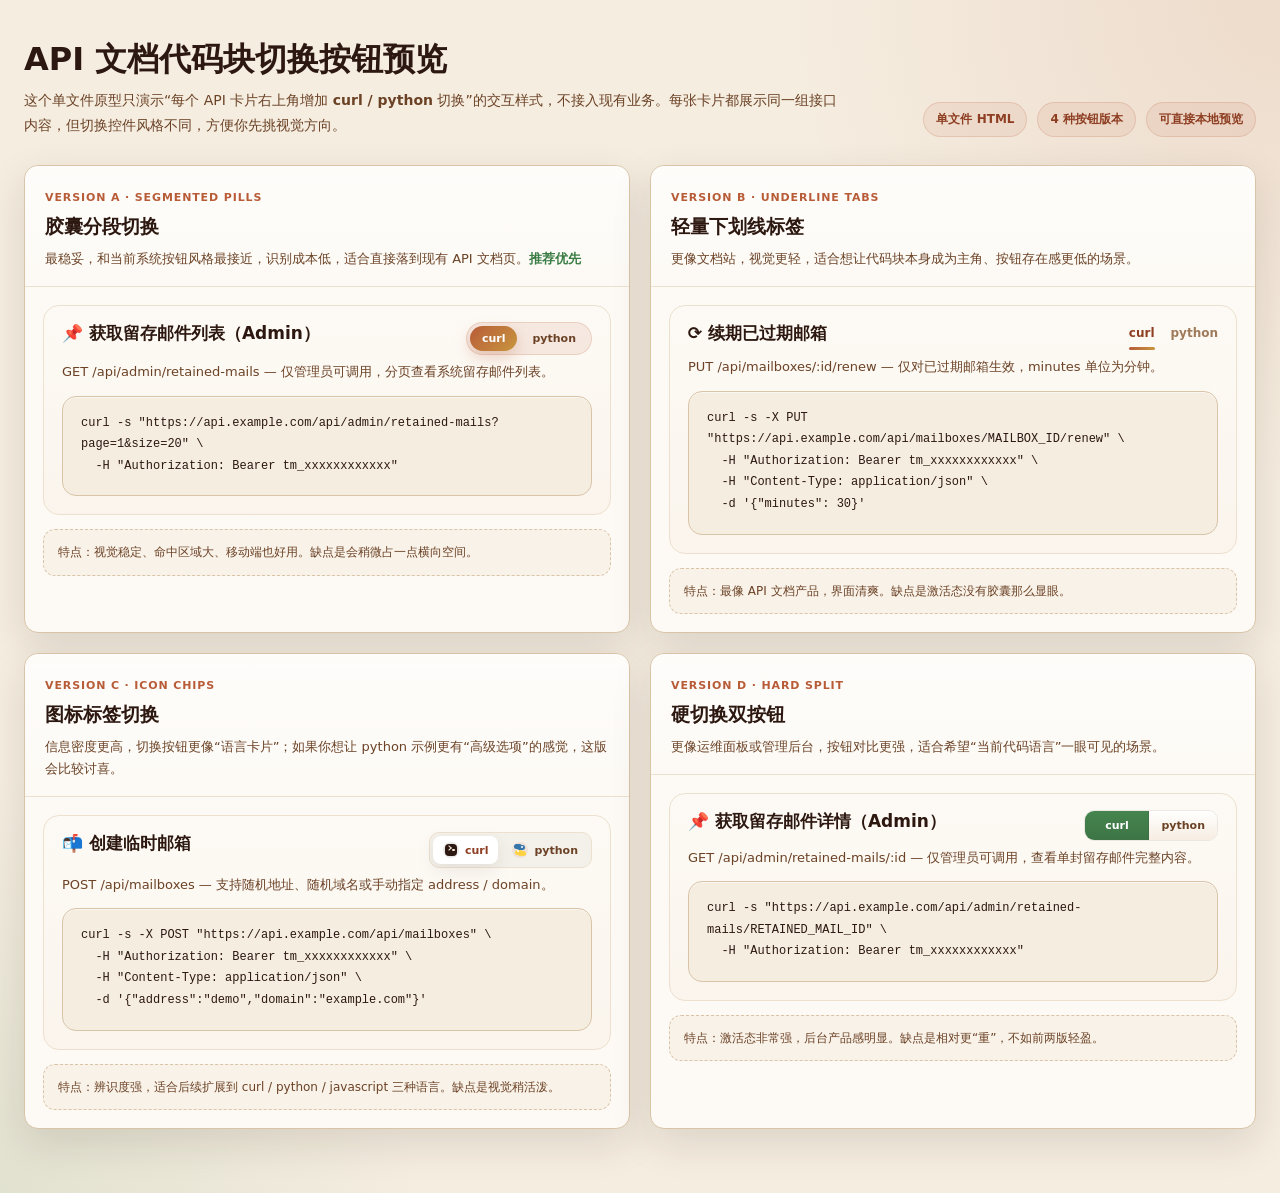
<file: frontend/api-toggle-preview.html>
<!DOCTYPE html>
<html lang="zh-CN">
<head>
  <meta charset="UTF-8" />
  <meta name="viewport" content="width=device-width, initial-scale=1.0" />
  <title>API 文档切换按钮预览</title>
  <style>
    :root {
      --clr-primary: #B85C38;
      --clr-primary-dark: #8E3E22;
      --clr-accent: #C8963E;
      --clr-jade: #3A7D44;
      --clr-danger: #C0392B;
      --bg: #F5EDE0;
      --bg-card: #FDFAF5;
      --bg-soft: #F9F2E8;
      --text: #2C1810;
      --text-secondary: #6B4226;
      --text-muted: #9E7A5A;
      --border: #D9C4A8;
      --border-light: #EDE0CE;
      --shadow: rgba(44, 24, 16, 0.12);
      --radius: 14px;
      --radius-sm: 10px;
      --font-sans: 'PingFang SC', 'Noto Sans SC', 'Microsoft YaHei', system-ui, sans-serif;
      --font-mono: 'JetBrains Mono', 'Courier New', monospace;
      --transition: 0.22s ease;
    }

    * { box-sizing: border-box; }
    body {
      margin: 0;
      font-family: var(--font-sans);
      background:
        radial-gradient(circle at top right, rgba(184, 92, 56, 0.12), transparent 28%),
        radial-gradient(circle at bottom left, rgba(58, 125, 68, 0.10), transparent 24%),
        var(--bg);
      color: var(--text);
    }

    .page {
      max-width: 1360px;
      margin: 0 auto;
      padding: 40px 24px 64px;
    }

    .hero {
      margin-bottom: 28px;
      display: flex;
      justify-content: space-between;
      gap: 20px;
      align-items: end;
      flex-wrap: wrap;
    }

    .hero h1 {
      margin: 0 0 10px;
      font-size: 32px;
      line-height: 1.2;
    }

    .hero p {
      margin: 0;
      max-width: 820px;
      color: var(--text-secondary);
      line-height: 1.75;
      font-size: 14px;
    }

    .legend {
      display: flex;
      gap: 10px;
      flex-wrap: wrap;
    }

    .legend-chip {
      padding: 8px 12px;
      border-radius: 999px;
      background: rgba(184, 92, 56, 0.09);
      color: var(--clr-primary-dark);
      font-size: 12px;
      font-weight: 700;
      border: 1px solid rgba(184, 92, 56, 0.18);
    }

    .grid {
      display: grid;
      grid-template-columns: repeat(2, minmax(0, 1fr));
      gap: 20px;
    }

    .variant-card {
      background: var(--bg-card);
      border: 1px solid var(--border);
      border-radius: var(--radius);
      box-shadow: 0 14px 40px var(--shadow);
      overflow: hidden;
      min-width: 0;
    }

    .variant-head {
      padding: 20px 20px 16px;
      border-bottom: 1px solid var(--border-light);
      background: linear-gradient(180deg, rgba(255,255,255,0.56), transparent);
    }

    .eyebrow {
      display: inline-flex;
      align-items: center;
      gap: 8px;
      font-size: 11px;
      letter-spacing: .08em;
      text-transform: uppercase;
      color: var(--clr-primary);
      font-weight: 700;
      margin-bottom: 10px;
    }

    .variant-head h2 {
      margin: 0 0 8px;
      font-size: 19px;
    }

    .variant-head p {
      margin: 0;
      color: var(--text-secondary);
      font-size: 13px;
      line-height: 1.7;
    }

    .demo-shell {
      padding: 18px;
    }

    .api-card {
      border: 1px solid var(--border-light);
      border-radius: 16px;
      background: linear-gradient(180deg, rgba(253,250,245,0.96), rgba(250,244,236,0.96));
      overflow: hidden;
    }

    .api-card-header {
      padding: 16px 18px 12px;
    }

    .api-title-wrap {
      width: 100%;
      min-width: 0;
    }

    .api-title-row {
      display: flex;
      align-items: flex-start;
      gap: 12px;
    }

    .api-title {
      font-size: 17px;
      font-weight: 700;
      margin: 0;
      min-width: 0;
      line-height: 1.35;
    }

    .api-desc {
      margin: 6px 0 0;
      font-size: 13px;
      color: var(--text-secondary);
      line-height: 1.7;
    }

    .code-area {
      margin: 0 18px 18px;
      border: 1px solid var(--border);
      border-radius: 14px;
      overflow: hidden;
      background: var(--bg);
      color: var(--text);
      box-shadow: inset 0 1px 0 rgba(255,255,255,0.55);
      position: relative;
    }

    pre {
      margin: 0;
      padding: 16px 18px 18px;
      white-space: pre-wrap;
      word-break: break-word;
      font-family: var(--font-mono);
      font-size: 12px;
      line-height: 1.8;
      overflow-x: auto;
    }

    .copy-btn {
      border: 1px solid var(--border);
      background: rgba(255,255,255,0.72);
      color: var(--text-secondary);
      width: 30px;
      height: 30px;
      padding: 0;
      border-radius: 999px;
      cursor: pointer;
      transition: var(--transition);
      position: absolute;
      top: 10px;
      right: 10px;
      z-index: 1;
      display: inline-flex;
      align-items: center;
      justify-content: center;
      line-height: 1;
      opacity: 0;
      transform: translateY(-4px) scale(0.96);
      pointer-events: none;
      transition: opacity 0.18s ease, transform 0.24s ease, background-color 0.22s ease, border-color 0.22s ease, color 0.22s ease;
    }
    .code-area:hover .copy-btn,
    .code-area:focus-within .copy-btn,
    .code-area.reveal-copy .copy-btn {
      opacity: 1;
      transform: translateY(0) scale(1);
      pointer-events: auto;
    }
    .copy-btn:hover { background: #fff; }
    .copy-btn svg {
      width: 14px;
      height: 14px;
      display: block;
      fill: currentColor;
    }

    .toggle-group {
      display: inline-flex;
      align-items: center;
      margin-left: auto;
      flex-shrink: 0;
    }

    .toggle-v1 {
      padding: 3px;
      background: rgba(184, 92, 56, 0.10);
      border: 1px solid rgba(184, 92, 56, 0.18);
      border-radius: 999px;
      gap: 3px;
    }

    .toggle-v1 .toggle-btn,
    .toggle-v2 .toggle-btn,
    .toggle-v3 .toggle-btn,
    .toggle-v4 .toggle-btn {
      appearance: none;
      border: none;
      background: transparent;
      cursor: pointer;
      font: inherit;
      transition: var(--transition);
    }

    .toggle-v1 .toggle-btn {
      padding: 6px 12px;
      border-radius: 999px;
      font-size: 11px;
      font-weight: 700;
      color: var(--text-secondary);
    }

    .toggle-v1 .toggle-btn.active {
      background: linear-gradient(135deg, var(--clr-primary), var(--clr-accent));
      color: #fff;
      box-shadow: 0 6px 16px rgba(184, 92, 56, 0.28);
    }

    .toggle-v2 {
      gap: 16px;
      position: relative;
    }
    .toggle-v2 .toggle-btn {
      padding: 4px 0 10px;
      font-size: 12px;
      font-weight: 700;
      color: var(--text-muted);
      position: relative;
    }
    .toggle-v2 .toggle-btn.active {
      color: var(--clr-primary-dark);
    }
    .toggle-v2 .toggle-btn.active::after {
      content: '';
      position: absolute;
      left: 0;
      right: 0;
      bottom: 0;
      height: 3px;
      border-radius: 999px;
      background: linear-gradient(90deg, var(--clr-primary), var(--clr-accent));
    }

    .toggle-v3 {
      padding: 3px;
      gap: 4px;
      background: rgba(44, 24, 16, 0.04);
      border-radius: 10px;
      border: 1px solid var(--border-light);
    }
    .toggle-v3 .toggle-btn {
      display: inline-flex;
      align-items: center;
      gap: 6px;
      padding: 6px 10px;
      border-radius: 8px;
      color: var(--text-secondary);
      font-size: 11px;
      font-weight: 700;
    }
    .toggle-v3 .toggle-btn .icon {
      width: 16px;
      height: 16px;
      border-radius: 999px;
      display: inline-flex;
      align-items: center;
      justify-content: center;
      background: rgba(184,92,56,0.10);
      color: var(--clr-primary);
      position: relative;
      overflow: hidden;
    }
    .toggle-v3 .toggle-btn .icon-python::before,
    .toggle-v3 .toggle-btn .icon-python::after {
      content: '';
      position: absolute;
      width: 8px;
      height: 5px;
      border-radius: 3px;
    }
    .toggle-v3 .toggle-btn .icon-python::before {
      left: 2px;
      top: 2px;
      background: #3776AB;
      box-shadow: 3px 1px 0 #3776AB;
    }
    .toggle-v3 .toggle-btn .icon-python::after {
      right: 2px;
      bottom: 2px;
      background: #FFD343;
      box-shadow: -3px -1px 0 #FFD343;
    }
    .toggle-v3 .toggle-btn .icon-python i,
    .toggle-v3 .toggle-btn .icon-bash i {
      position: absolute;
      display: block;
      z-index: 1;
    }
    .toggle-v3 .toggle-btn .icon-python i {
      width: 2px;
      height: 2px;
      border-radius: 50%;
      background: #fff;
      top: 4px;
      right: 5px;
      box-shadow: -4px 4px 0 #fff;
    }
    .toggle-v3 .toggle-btn .icon-bash {
      background: rgba(44,24,16,0.10);
    }
    .toggle-v3 .toggle-btn .icon-bash::before {
      content: '';
      position: absolute;
      inset: 2px;
      border-radius: 4px;
      background: #2C1810;
    }
    .toggle-v3 .toggle-btn .icon-bash i:first-child {
      width: 4px;
      height: 4px;
      left: 4px;
      top: 4px;
      border-top: 1.5px solid #F8EEDF;
      border-right: 1.5px solid #F8EEDF;
      transform: rotate(45deg);
    }
    .toggle-v3 .toggle-btn .icon-bash i:last-child {
      width: 3px;
      height: 1.5px;
      right: 4px;
      top: 7px;
      background: #F8EEDF;
      border-radius: 2px;
    }
    .toggle-v3 .toggle-btn.active {
      background: #fff;
      color: var(--clr-primary-dark);
      box-shadow: 0 6px 18px rgba(44,24,16,0.08);
    }

    .toggle-v4 {
      border-radius: 10px;
      overflow: hidden;
      border: 1px solid rgba(44,24,16,0.08);
      box-shadow: inset 0 1px 0 rgba(255,255,255,0.7);
    }
    .toggle-v4 .toggle-btn {
      padding: 8px 12px;
      min-width: 64px;
      background: linear-gradient(180deg, rgba(255,255,255,0.94), rgba(246,236,225,0.94));
      color: var(--text-secondary);
      font-size: 11px;
      font-weight: 700;
      border-right: 1px solid rgba(44,24,16,0.08);
    }
    .toggle-v4 .toggle-btn:last-child { border-right: none; }
    .toggle-v4 .toggle-btn.active {
      background: linear-gradient(180deg, rgba(58,125,68,0.94), rgba(49,108,59,0.94));
      color: #fff;
    }

    .note {
      margin-top: 14px;
      padding: 12px 14px;
      font-size: 12px;
      color: var(--text-secondary);
      border-radius: 12px;
      background: var(--bg-soft);
      border: 1px dashed var(--border);
      line-height: 1.7;
    }

    .recommended {
      color: var(--clr-jade);
      font-weight: 700;
    }

    @media (max-width: 980px) {
      .grid { grid-template-columns: 1fr; }
    }

    @media (max-width: 600px) {
      .page { padding: 24px 14px 40px; }
      .hero h1 { font-size: 26px; }
      .api-card-header { padding: 14px; }
      .code-area { margin: 0 14px 14px; }
      .toggle-v2 { gap: 12px; }
      .toggle-v3 .toggle-btn span:last-child { display: none; }
    }
  </style>
</head>
<body>
  <main class="page">
    <section class="hero">
      <div>
        <h1>API 文档代码块切换按钮预览</h1>
        <p>这个单文件原型只演示“每个 API 卡片右上角增加 <b>curl / python</b> 切换”的交互样式，不接入现有业务。每张卡片都展示同一组接口内容，但切换控件风格不同，方便你先挑视觉方向。</p>
      </div>
      <div class="legend">
        <span class="legend-chip">单文件 HTML</span>
        <span class="legend-chip">4 种按钮版本</span>
        <span class="legend-chip">可直接本地预览</span>
      </div>
    </section>

    <section class="grid">
      <article class="variant-card" data-variant>
        <div class="variant-head">
          <div class="eyebrow">Version A · Segmented Pills</div>
          <h2>胶囊分段切换</h2>
          <p>最稳妥，和当前系统按钮风格最接近，识别成本低，适合直接落到现有 API 文档页。<span class="recommended">推荐优先</span></p>
        </div>
        <div class="demo-shell">
          <div class="api-card" data-code-card>
            <div class="api-card-header">
              <div class="api-title-wrap">
                <div class="api-title-row">
                  <div class="api-title">📌 获取留存邮件列表（Admin）</div>
                  <div class="toggle-group toggle-v1" data-toggle>
                    <button class="toggle-btn active" data-lang="curl">curl</button>
                    <button class="toggle-btn" data-lang="python">python</button>
                  </div>
                </div>
                <p class="api-desc">GET /api/admin/retained-mails — 仅管理员可调用，分页查看系统留存邮件列表。</p>
              </div>
            </div>
            <div class="code-area">
              <button class="copy-btn" data-copy-btn aria-label="复制代码" title="复制代码">
                <svg viewBox="0 0 24 24" aria-hidden="true" focusable="false">
                  <path d="M8 3a2 2 0 0 0-2 2v1H5a2 2 0 0 0-2 2v11a2 2 0 0 0 2 2h9a2 2 0 0 0 2-2v-1h1a2 2 0 0 0 2-2V5a2 2 0 0 0-2-2H8zm0 2h9v11h-1V8a2 2 0 0 0-2-2H8V5zm-3 3h9v11H5V8z"/>
                </svg>
              </button>
              <pre data-code-block></pre>
            </div>
          </div>
          <div class="note">特点：视觉稳定、命中区域大、移动端也好用。缺点是会稍微占一点横向空间。</div>
        </div>
      </article>

      <article class="variant-card" data-variant>
        <div class="variant-head">
          <div class="eyebrow">Version B · Underline Tabs</div>
          <h2>轻量下划线标签</h2>
          <p>更像文档站，视觉更轻，适合想让代码块本身成为主角、按钮存在感更低的场景。</p>
        </div>
        <div class="demo-shell">
          <div class="api-card" data-code-card>
            <div class="api-card-header">
              <div class="api-title-wrap">
                <div class="api-title-row">
                  <div class="api-title">⟳ 续期已过期邮箱</div>
                  <div class="toggle-group toggle-v2" data-toggle>
                    <button class="toggle-btn active" data-lang="curl">curl</button>
                    <button class="toggle-btn" data-lang="python">python</button>
                  </div>
                </div>
                <p class="api-desc">PUT /api/mailboxes/:id/renew — 仅对已过期邮箱生效，minutes 单位为分钟。</p>
              </div>
            </div>
            <div class="code-area">
              <button class="copy-btn" data-copy-btn aria-label="复制代码" title="复制代码">
                <svg viewBox="0 0 24 24" aria-hidden="true" focusable="false">
                  <path d="M8 3a2 2 0 0 0-2 2v1H5a2 2 0 0 0-2 2v11a2 2 0 0 0 2 2h9a2 2 0 0 0 2-2v-1h1a2 2 0 0 0 2-2V5a2 2 0 0 0-2-2H8zm0 2h9v11h-1V8a2 2 0 0 0-2-2H8V5zm-3 3h9v11H5V8z"/>
                </svg>
              </button>
              <pre data-code-block></pre>
            </div>
          </div>
          <div class="note">特点：最像 API 文档产品，界面清爽。缺点是激活态没有胶囊那么显眼。</div>
        </div>
      </article>

      <article class="variant-card" data-variant>
        <div class="variant-head">
          <div class="eyebrow">Version C · Icon Chips</div>
          <h2>图标标签切换</h2>
          <p>信息密度更高，切换按钮更像“语言卡片”；如果你想让 python 示例更有“高级选项”的感觉，这版会比较讨喜。</p>
        </div>
        <div class="demo-shell">
          <div class="api-card" data-code-card>
            <div class="api-card-header">
              <div class="api-title-wrap">
                <div class="api-title-row">
                  <div class="api-title">📬 创建临时邮箱</div>
                  <div class="toggle-group toggle-v3" data-toggle>
                <button class="toggle-btn active" data-lang="curl"><span class="icon icon-bash"><i></i><i></i></span><span>curl</span></button>
                <button class="toggle-btn" data-lang="python"><span class="icon icon-python"><i></i></span><span>python</span></button>
                  </div>
                </div>
                <p class="api-desc">POST /api/mailboxes — 支持随机地址、随机域名或手动指定 address / domain。</p>
              </div>
            </div>
            <div class="code-area">
              <button class="copy-btn" data-copy-btn aria-label="复制代码" title="复制代码">
                <svg viewBox="0 0 24 24" aria-hidden="true" focusable="false">
                  <path d="M8 3a2 2 0 0 0-2 2v1H5a2 2 0 0 0-2 2v11a2 2 0 0 0 2 2h9a2 2 0 0 0 2-2v-1h1a2 2 0 0 0 2-2V5a2 2 0 0 0-2-2H8zm0 2h9v11h-1V8a2 2 0 0 0-2-2H8V5zm-3 3h9v11H5V8z"/>
                </svg>
              </button>
              <pre data-code-block></pre>
            </div>
          </div>
          <div class="note">特点：辨识度强，适合后续扩展到 curl / python / javascript 三种语言。缺点是视觉稍活泼。</div>
        </div>
      </article>

      <article class="variant-card" data-variant>
        <div class="variant-head">
          <div class="eyebrow">Version D · Hard Split</div>
          <h2>硬切换双按钮</h2>
          <p>更像运维面板或管理后台，按钮对比更强，适合希望“当前代码语言”一眼可见的场景。</p>
        </div>
        <div class="demo-shell">
          <div class="api-card" data-code-card>
            <div class="api-card-header">
              <div class="api-title-wrap">
                <div class="api-title-row">
                  <div class="api-title">📌 获取留存邮件详情（Admin）</div>
                  <div class="toggle-group toggle-v4" data-toggle>
                    <button class="toggle-btn active" data-lang="curl">curl</button>
                    <button class="toggle-btn" data-lang="python">python</button>
                  </div>
                </div>
                <p class="api-desc">GET /api/admin/retained-mails/:id — 仅管理员可调用，查看单封留存邮件完整内容。</p>
              </div>
            </div>
            <div class="code-area">
              <button class="copy-btn" data-copy-btn aria-label="复制代码" title="复制代码">
                <svg viewBox="0 0 24 24" aria-hidden="true" focusable="false">
                  <path d="M8 3a2 2 0 0 0-2 2v1H5a2 2 0 0 0-2 2v11a2 2 0 0 0 2 2h9a2 2 0 0 0 2-2v-1h1a2 2 0 0 0 2-2V5a2 2 0 0 0-2-2H8zm0 2h9v11h-1V8a2 2 0 0 0-2-2H8V5zm-3 3h9v11H5V8z"/>
                </svg>
              </button>
              <pre data-code-block></pre>
            </div>
          </div>
          <div class="note">特点：激活态非常强，后台产品感明显。缺点是相对更“重”，不如前两版轻盈。</div>
        </div>
      </article>
    </section>
  </main>

  <script>
    const samples = {
      retainedList: {
        curl: `curl -s "https://api.example.com/api/admin/retained-mails?page=1&size=20" \\
  -H "Authorization: Bearer tm_xxxxxxxxxxxx"`,
        python: `import requests

base_url = "https://api.example.com"
api_key = "tm_xxxxxxxxxxxx"

response = requests.get(
    f"{base_url}/api/admin/retained-mails",
    params={"page": 1, "size": 20},
    headers={"Authorization": f"Bearer {api_key}"},
    timeout=15,
)
response.raise_for_status()
print(response.json())`
      },
      renewMailbox: {
        curl: `curl -s -X PUT "https://api.example.com/api/mailboxes/MAILBOX_ID/renew" \\
  -H "Authorization: Bearer tm_xxxxxxxxxxxx" \\
  -H "Content-Type: application/json" \\
  -d '{"minutes": 30}'`,
        python: `import requests

base_url = "https://api.example.com"
mailbox_id = "MAILBOX_ID"
api_key = "tm_xxxxxxxxxxxx"

response = requests.put(
    f"{base_url}/api/mailboxes/{mailbox_id}/renew",
    json={"minutes": 30},
    headers={
        "Authorization": f"Bearer {api_key}",
        "Content-Type": "application/json",
    },
    timeout=15,
)
response.raise_for_status()
print(response.json())`
      },
      createMailbox: {
        curl: `curl -s -X POST "https://api.example.com/api/mailboxes" \\
  -H "Authorization: Bearer tm_xxxxxxxxxxxx" \\
  -H "Content-Type: application/json" \\
  -d '{"address":"demo","domain":"example.com"}'`,
        python: `import requests

base_url = "https://api.example.com"
api_key = "tm_xxxxxxxxxxxx"

payload = {
    "address": "demo",
    "domain": "example.com",
}

response = requests.post(
    f"{base_url}/api/mailboxes",
    json=payload,
    headers={
        "Authorization": f"Bearer {api_key}",
        "Content-Type": "application/json",
    },
    timeout=15,
)
response.raise_for_status()
print(response.json())`
      },
      retainedDetail: {
        curl: `curl -s "https://api.example.com/api/admin/retained-mails/RETAINED_MAIL_ID" \\
  -H "Authorization: Bearer tm_xxxxxxxxxxxx"`,
        python: `import requests

base_url = "https://api.example.com"
retained_mail_id = "RETAINED_MAIL_ID"
api_key = "tm_xxxxxxxxxxxx"

response = requests.get(
    f"{base_url}/api/admin/retained-mails/{retained_mail_id}",
    headers={"Authorization": f"Bearer {api_key}"},
    timeout=15,
)
response.raise_for_status()
print(response.json())`
      }
    };

    const cards = document.querySelectorAll('[data-code-card]');
    const sampleKeys = ['retainedList', 'renewMailbox', 'createMailbox', 'retainedDetail'];

    cards.forEach((card, index) => {
      const sample = samples[sampleKeys[index]];
      const buttons = card.querySelectorAll('[data-lang]');
      const codeBlock = card.querySelector('[data-code-block]');
      const codeArea = card.querySelector('.code-area');
      const copyBtn = card.querySelector('[data-copy-btn]');
      let revealTimer;

      function render(lang) {
        buttons.forEach(btn => btn.classList.toggle('active', btn.dataset.lang === lang));
        codeBlock.textContent = sample[lang];
        copyBtn.dataset.copy = sample[lang];
        copyBtn.setAttribute('data-lang', lang);
        copyBtn.setAttribute('aria-label', `复制代码（${lang}）`);
        copyBtn.setAttribute('title', `复制代码（${lang}）`);
      }

      function revealCopyButton() {
        codeArea.classList.add('reveal-copy');
        clearTimeout(revealTimer);
        revealTimer = setTimeout(() => codeArea.classList.remove('reveal-copy'), 800);
      }

      codeArea.addEventListener('mousemove', revealCopyButton);
      codeArea.addEventListener('mouseenter', revealCopyButton);
      codeArea.addEventListener('focusin', revealCopyButton);

      buttons.forEach(btn => btn.addEventListener('click', () => render(btn.dataset.lang)));
      copyBtn.addEventListener('click', async () => {
        const text = copyBtn.dataset.copy || '';
        try {
          await navigator.clipboard.writeText(text);
          const oldLabel = copyBtn.getAttribute('aria-label') || '复制代码';
          copyBtn.setAttribute('aria-label', '已复制');
          copyBtn.setAttribute('title', '已复制');
          copyBtn.style.color = 'var(--clr-jade)';
          setTimeout(() => {
            copyBtn.setAttribute('aria-label', oldLabel);
            copyBtn.setAttribute('title', oldLabel);
            copyBtn.style.color = '';
          }, 1200);
        } catch {
          const oldLabel = copyBtn.getAttribute('aria-label') || '复制代码';
          copyBtn.setAttribute('aria-label', '复制失败');
          copyBtn.setAttribute('title', '复制失败');
          copyBtn.style.color = 'var(--clr-danger)';
          setTimeout(() => {
            copyBtn.setAttribute('aria-label', oldLabel);
            copyBtn.setAttribute('title', oldLabel);
            copyBtn.style.color = '';
          }, 1200);
        }
      });

      render('curl');
    });
  </script>
</body>
</html>
</file>
